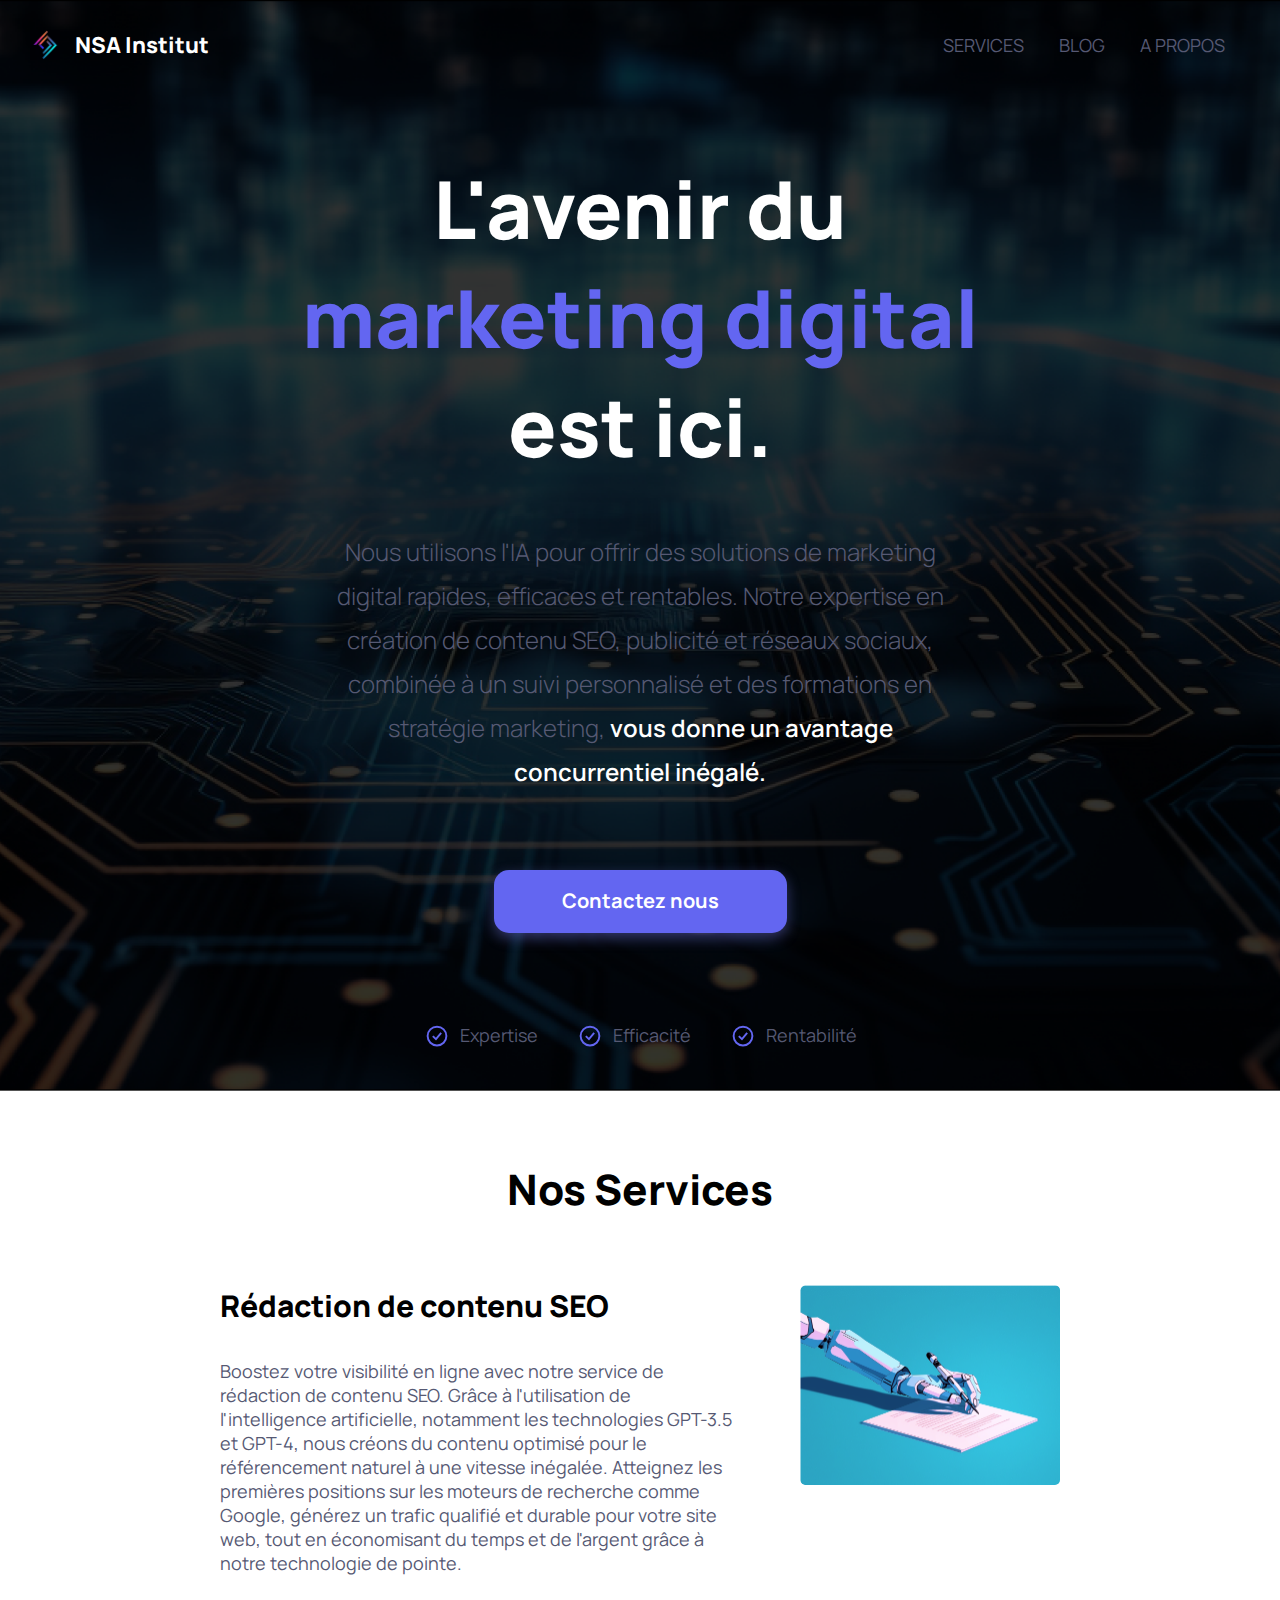
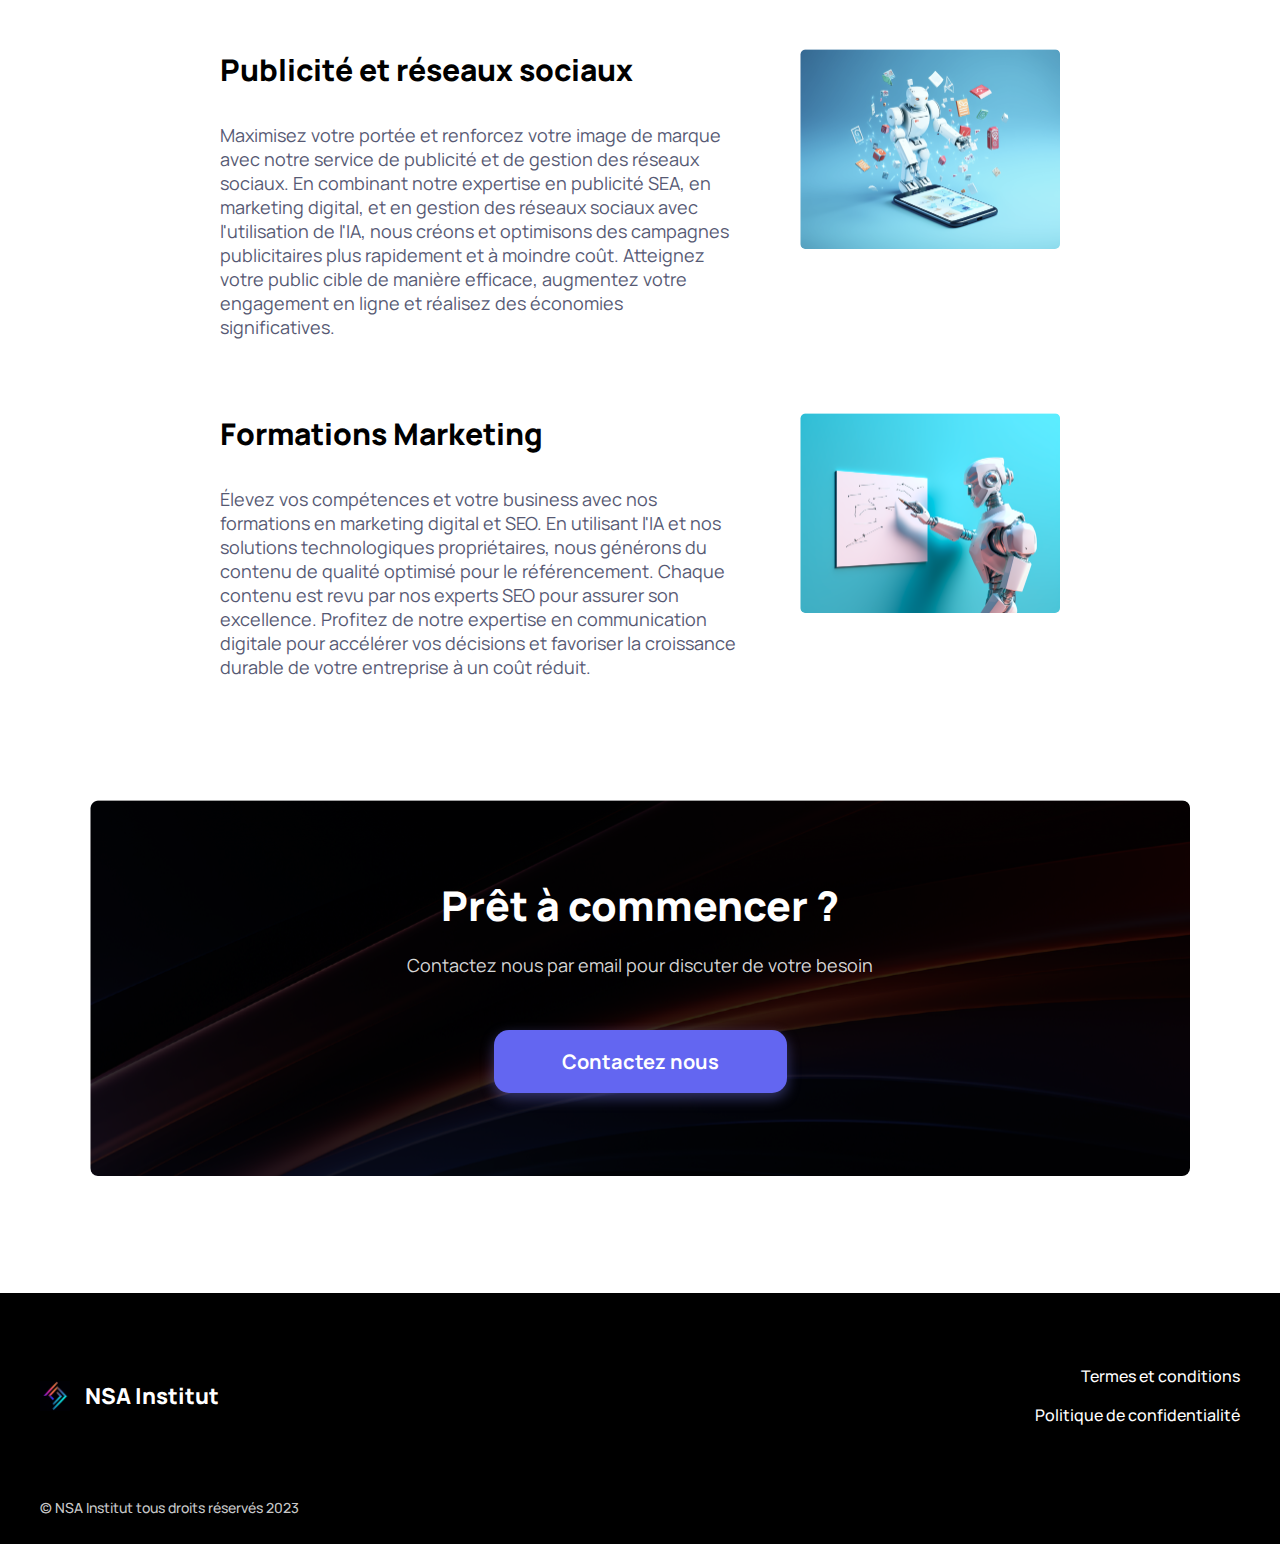
<file: index.html>
<!DOCTYPE html>
<html>
  <head>
    <meta charset="utf-8" />
    <meta name="viewport" content="initial-scale=1, width=device-width" />
    <title>NSA: Agence de marketing digital</title>
    <meta name="description" content="Nous utilisons l'IA pour offrir des solutions de marketing digital rapides,
    efficaces et rentables, pour vous donner un avantage concurrentiel inégalé">
    <link rel="stylesheet" href="./global.css" />
    <link rel="stylesheet" href="./index.css" />
    <script src="content.js"></script>
    <link
      rel="stylesheet"
      href="https://fonts.googleapis.com/css2?family=Manrope:wght@300;400;500;600;700;800&display=swap"
    />
  </head>
  <body>
      <div class="headingframe">
        <div id="header"></div>
        <div class="headingcontent">
          <h1 class="titre">
            <span>L'avenir du</span><br>
            <span class="couleur-accent">marketing digital</span><br>
            <span>est ici.</span><br>
          </h1>
          <div class="sous-titre">
            <span class="texte-accroche">
              Nous utilisons l'IA pour offrir des solutions de marketing digital rapides,
              efficaces et rentables. Notre expertise en création de contenu SEO, publicité et réseaux sociaux, combinée à un suivi personnalisé et des formations en stratégie marketing,
            </span>
            <span class="texte-accroche-gras">
              vous donne un avantage concurrentiel inégalé.
            </span>
          </div>
          <div class="button-frame">
            <button class="boutoncontact">
              <b class="contactez-nous"><a href="mailto:skouassinquessan@gmail.com" style="text-decoration: none;color: white;">Contactez nous</a></b>
            </button>
          </div>
        </div>
        <div class="details">
          <div class="detail">
            <img class="check-icon" alt="" src="./public/check.svg" />

            <div class="avantage">Expertise</div>
          </div>
          <div class="detail">
            <img class="check-icon" alt="" src="./public/check.svg" />

            <div class="avantage">Efficacité</div>
          </div>
          <div class="detail">
            <img class="check-icon" alt="" src="./public/check.svg" />

            <div class="avantage">Rentabilité</div>
          </div>
        </div>
      </div>
      <div class="conteneur-services" id="services">
        <h2 class="titre-services">Nos Services</h2>
        <div class="service">
          <div class="titre-et-texte-service">
            <h3 class="titre-service">Rédaction de contenu SEO</h3>
            <div class="texte-service">
              Boostez votre visibilité en ligne avec notre service de rédaction de contenu SEO.
              Grâce à l'utilisation de l'intelligence artificielle, notamment les technologies GPT-3.5 et GPT-4,
              nous créons du contenu optimisé pour le référencement naturel à une vitesse inégalée.
              Atteignez les premières positions sur les moteurs de recherche comme Google,
              générez un trafic qualifié et durable pour votre site web,
              tout en économisant du temps et de l'argent grâce à notre technologie de pointe.
            </div>
          </div>
          <img
            class="image-service"
            alt=""
            src="./public/service1@2x.png"
          />
        </div>
        <div class="service">
          <div class="titre-et-texte-service">
            <h3 class="titre-service">Publicité et réseaux sociaux</h3>
            <div class="texte-service">
              Maximisez votre portée et renforcez votre image de marque avec notre service de publicité et de gestion des réseaux sociaux.
              En combinant notre expertise en publicité SEA, en marketing digital,
              et en gestion des réseaux sociaux avec l'utilisation de l'IA,
              nous créons et optimisons des campagnes publicitaires plus rapidement et à moindre coût.
              Atteignez votre public cible de manière efficace,
              augmentez votre engagement en ligne et réalisez des économies significatives.
            </div>
          </div>
          <img
            class="image-service"
            alt=""
            src="./public/service2@2x.png"
          />
        </div>
        <div class="service">
          <div class="titre-et-texte-service">
            <h3 class="titre-service">Formations Marketing</h3>
            <div class="texte-service">
              Élevez vos compétences et votre business avec nos formations en marketing digital et SEO.
              En utilisant l'IA et nos solutions technologiques propriétaires,
              nous générons du contenu de qualité optimisé pour le référencement.
              Chaque contenu est revu par nos experts SEO pour assurer son excellence.
              Profitez de notre expertise en communication digitale pour accélérer vos décisions et favoriser la croissance durable de votre entreprise à un coût réduit.
            </div>
          </div>
          <img
            class="image-service"
            alt=""
            src="./public/service3@2x.png"
          />
        </div>
      </div>
      <div class="contactus">
        <div class="contactusframe">
          <h2 class="titre-contact">Prêt à commencer ?</h2>
          <div class="text-contact">
            Contactez nous par email pour discuter de votre besoin
          </div>
          <div class="button-frame">
            <button class="boutoncontact">
              <a href="mailto:skouassinquessan@gmail.com" style="text-decoration: none;color: white;"> <b class="contactez-nous">Contactez nous</b></a>

            </button>
          </div>
        </div>
      </div>
      <div class="space"></div>
      <div id="footer"></div>
  </body>
</html>
<!-- Créé par Samuel N'guessan - Utilisation interdite dans une autre formation -->
</file>
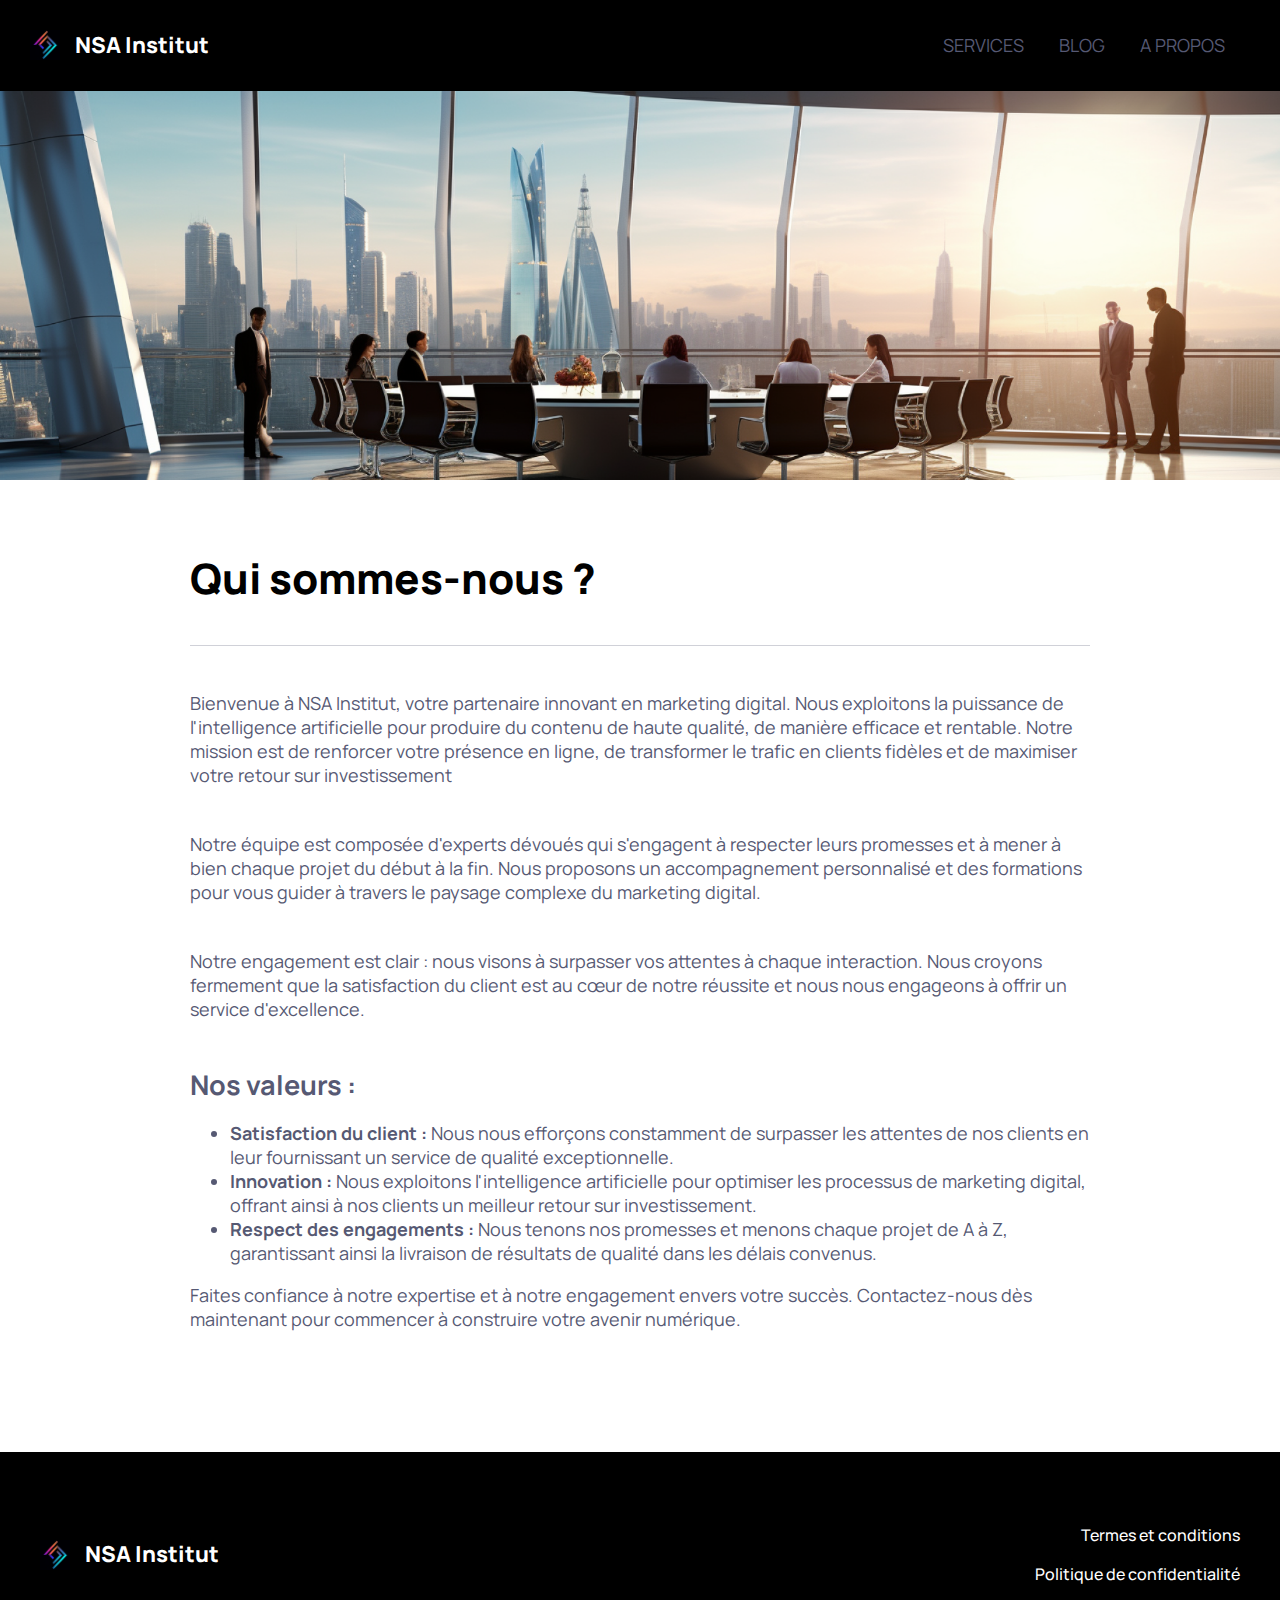
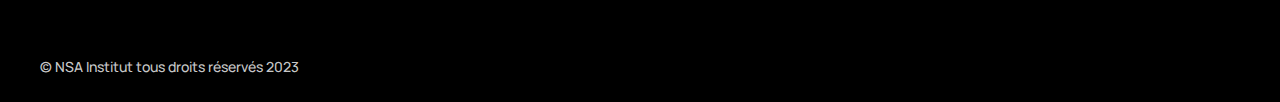
<file: a-propos.html>
<!DOCTYPE html>
<html>
  <head>
    <meta charset="utf-8" />
    <meta name="viewport" content="initial-scale=1, width=device-width" />
    <title>A propos de NSA</title>
    <meta name="description" content="">
    <link rel="stylesheet" href="./global.css" />
    <link rel="stylesheet" href="./a-propos.css" />
    <script src="content.js"></script>
    <link
      rel="stylesheet"
      href="https://fonts.googleapis.com/css2?family=Manrope:wght@300;400;500;600;700;800&display=swap"
    />
  </head>
  <body>
      <div class="header-and-frame">
        <div class="headingframe1">
          <div id="header"></div>
        </div>
        <img class="banniere-a-propos" alt="" src="./public/imageabout@2x.png" />
      </div>

      <div class="contenaire-a-propos">
        <h1 class="titre-a-propos">Qui sommes-nous ?</h1>
        <div class="ligne-separation"></div>
        <div class="contenu-a-propos">
              <p> 
 	
              Bienvenue à NSA Institut, votre partenaire innovant en marketing digital.
              Nous exploitons la puissance de l'intelligence artificielle pour produire du contenu de haute qualité,
              de manière efficace et rentable. Notre mission est de renforcer votre présence en ligne,
              de transformer le trafic en clients fidèles et de maximiser votre retour sur investissement</p>
              <p>Notre équipe est composée d'experts dévoués qui s'engagent à respecter leurs promesses et à mener à bien chaque projet du début à la fin.
              Nous proposons un accompagnement personnalisé et des formations pour vous guider à travers le paysage complexe du marketing digital.</p>
              <p>Notre engagement est clair : nous visons à surpasser vos attentes à chaque interaction.
              Nous croyons fermement que la satisfaction du client est au cœur de notre réussite et nous nous engageons à offrir un service d'excellence.</p>
              <h2>Nos valeurs :</h2>

              <ul>
                  <li><strong>Satisfaction du client :</strong> Nous nous efforçons 
                  constamment de surpasser les attentes de nos clients en leur fournissant un 
                  service de qualité exceptionnelle.</li>
                  <li><strong>Innovation :</strong> Nous exploitons l'intelligence artificielle 
                  pour optimiser les processus de marketing digital, offrant ainsi à nos clients
                   un meilleur retour sur investissement.</li>
                  <li><strong>Respect des engagements :</strong> Nous tenons nos promesses et menons
                  chaque projet de A à Z, garantissant ainsi la livraison de résultats de qualité 
                  dans les délais convenus.</li>
              </ul>  
                <p>Faites confiance à notre expertise et à notre engagement envers votre succès.
                   Contactez-nous dès maintenant pour commencer à construire votre avenir numérique. 
                   </p>         
        </div>
      </div>
      <div id="footer"></div>
  </body>
</html>
<!-- Créé par Samuel N'guessan - Utilisation interdite dans une autre formation -->
</file>
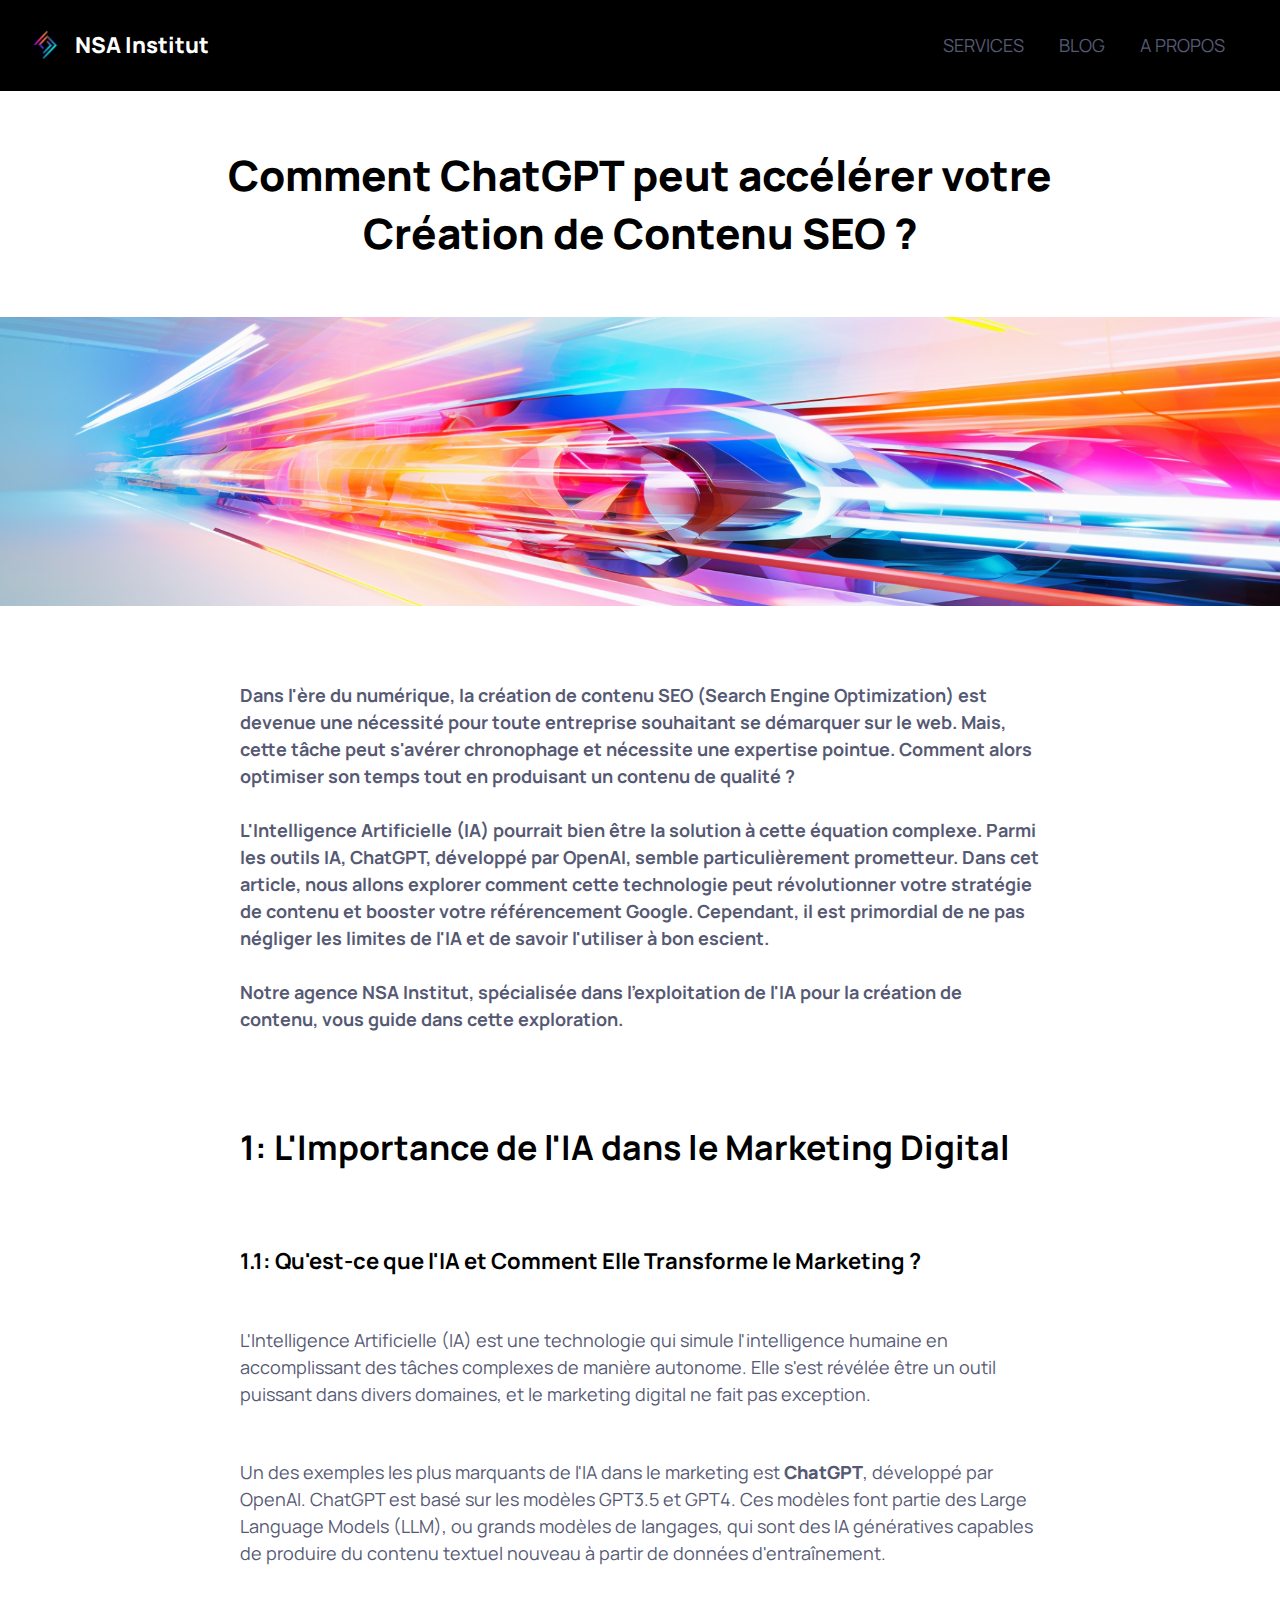
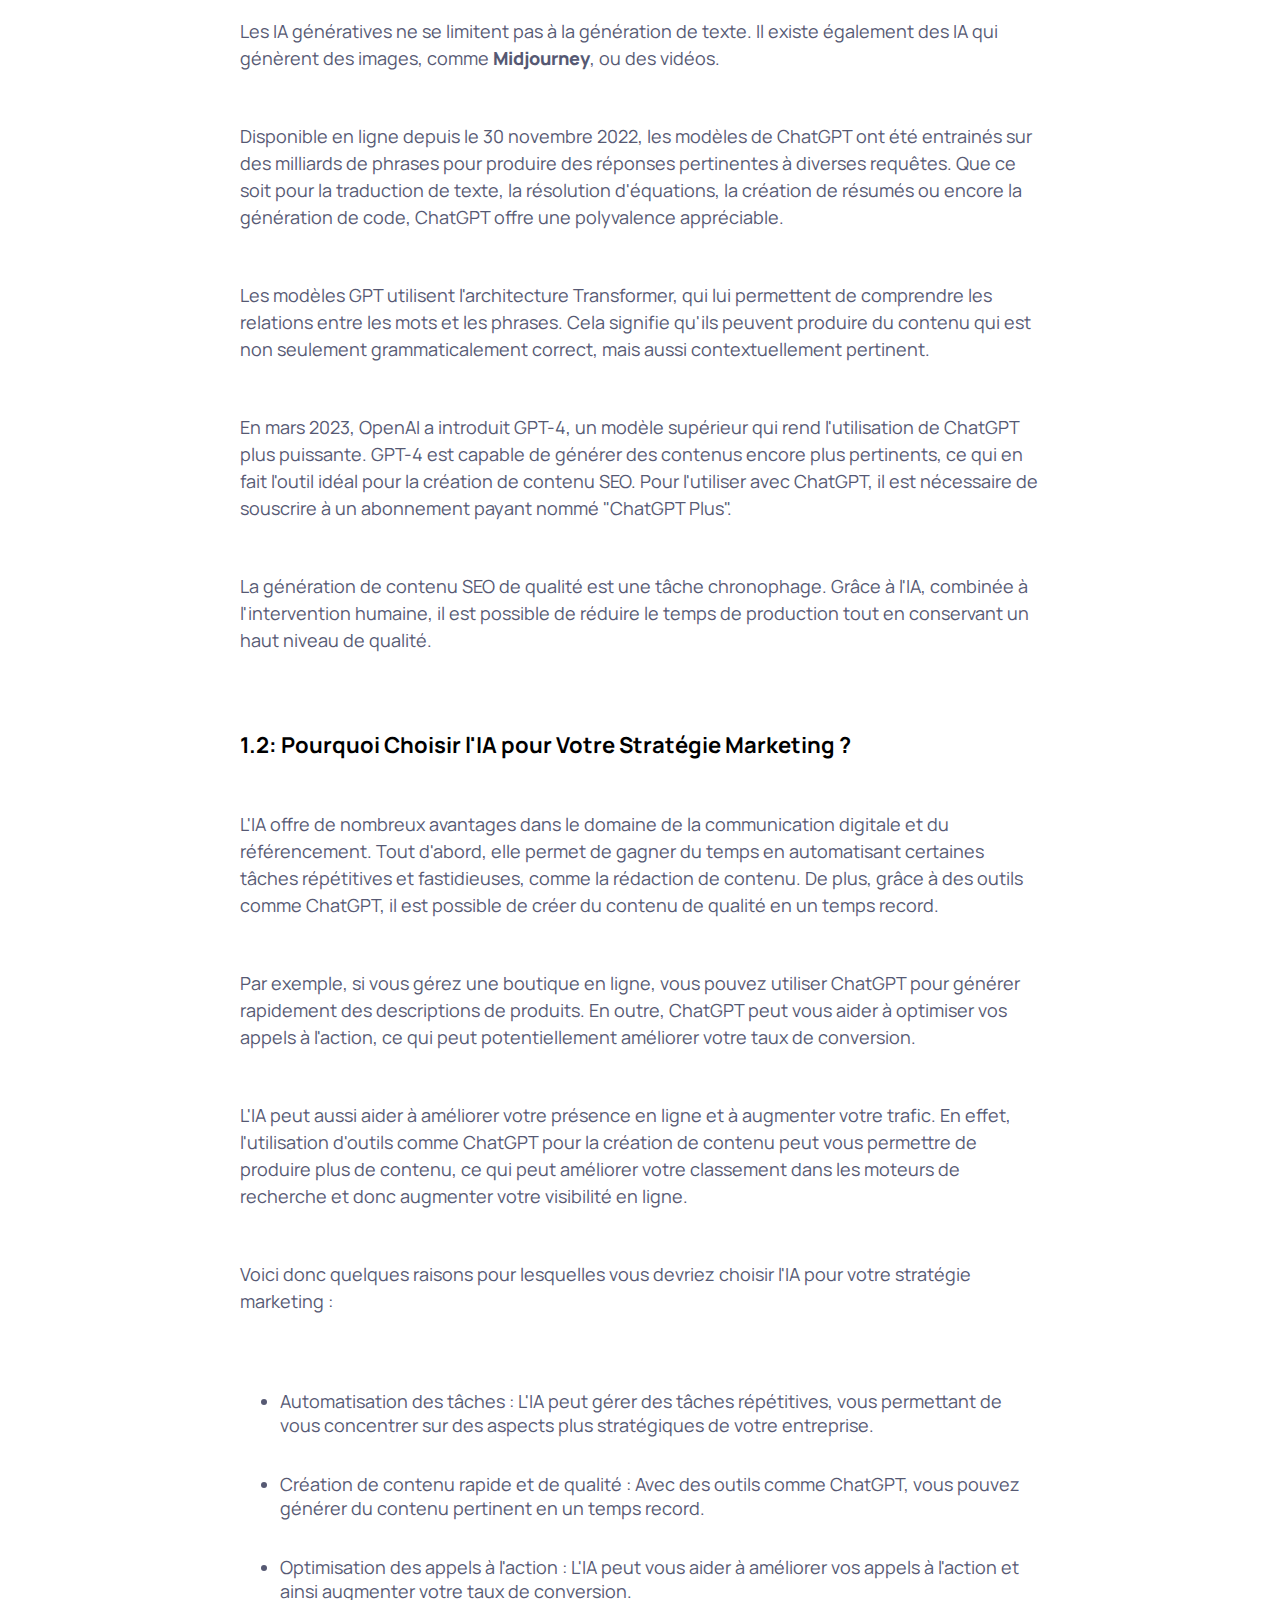
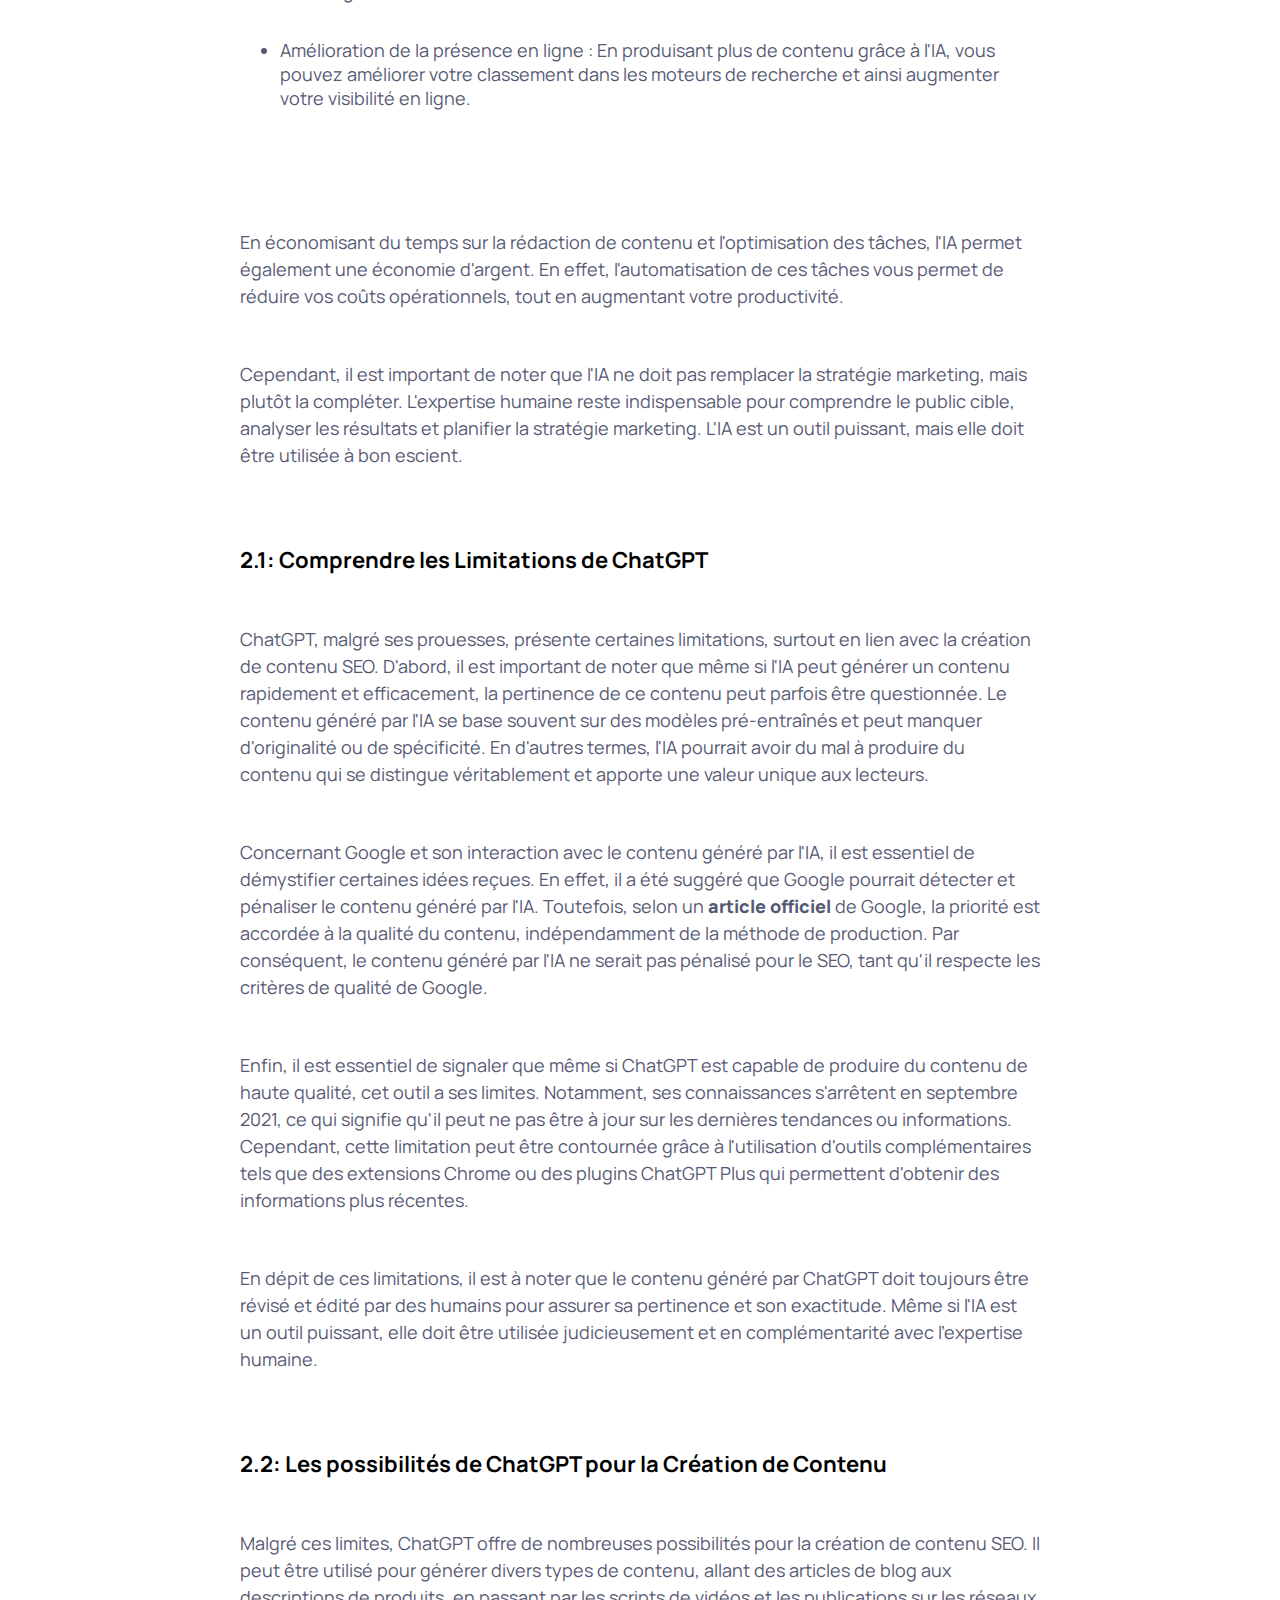
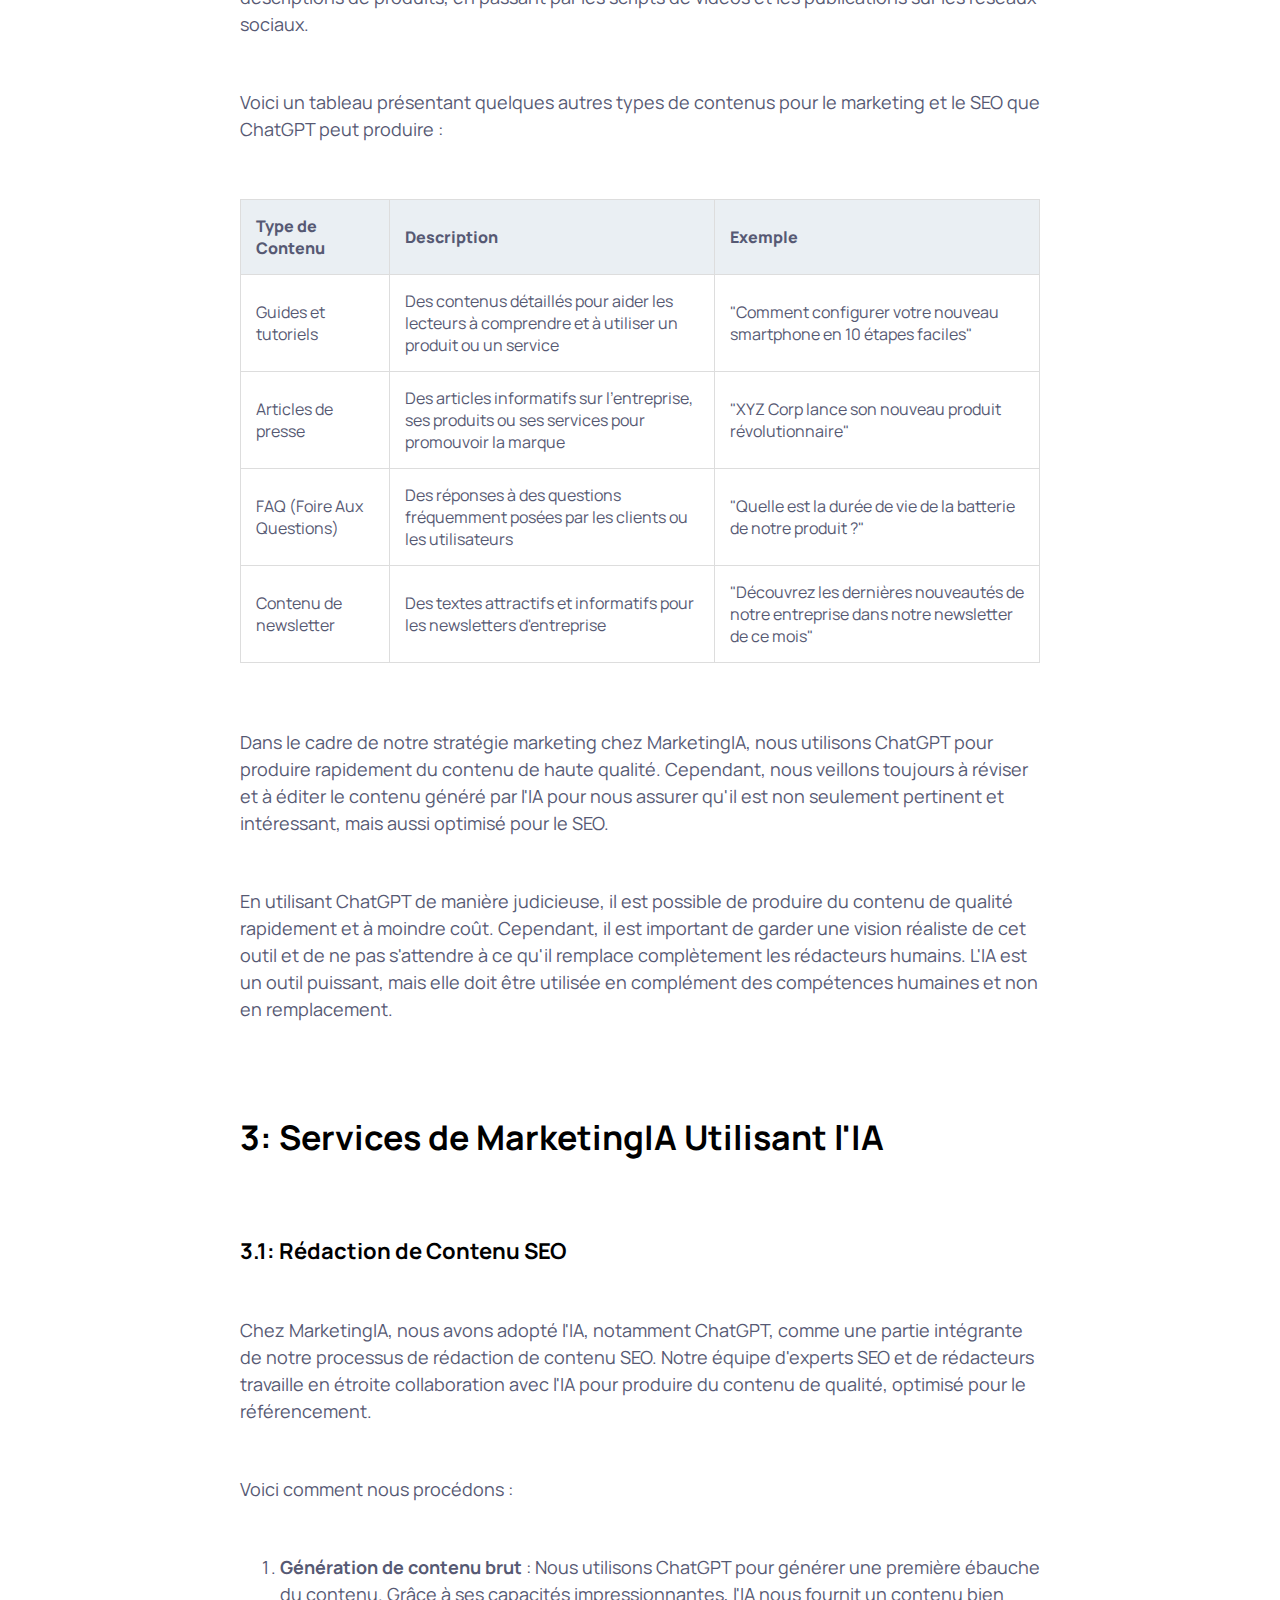
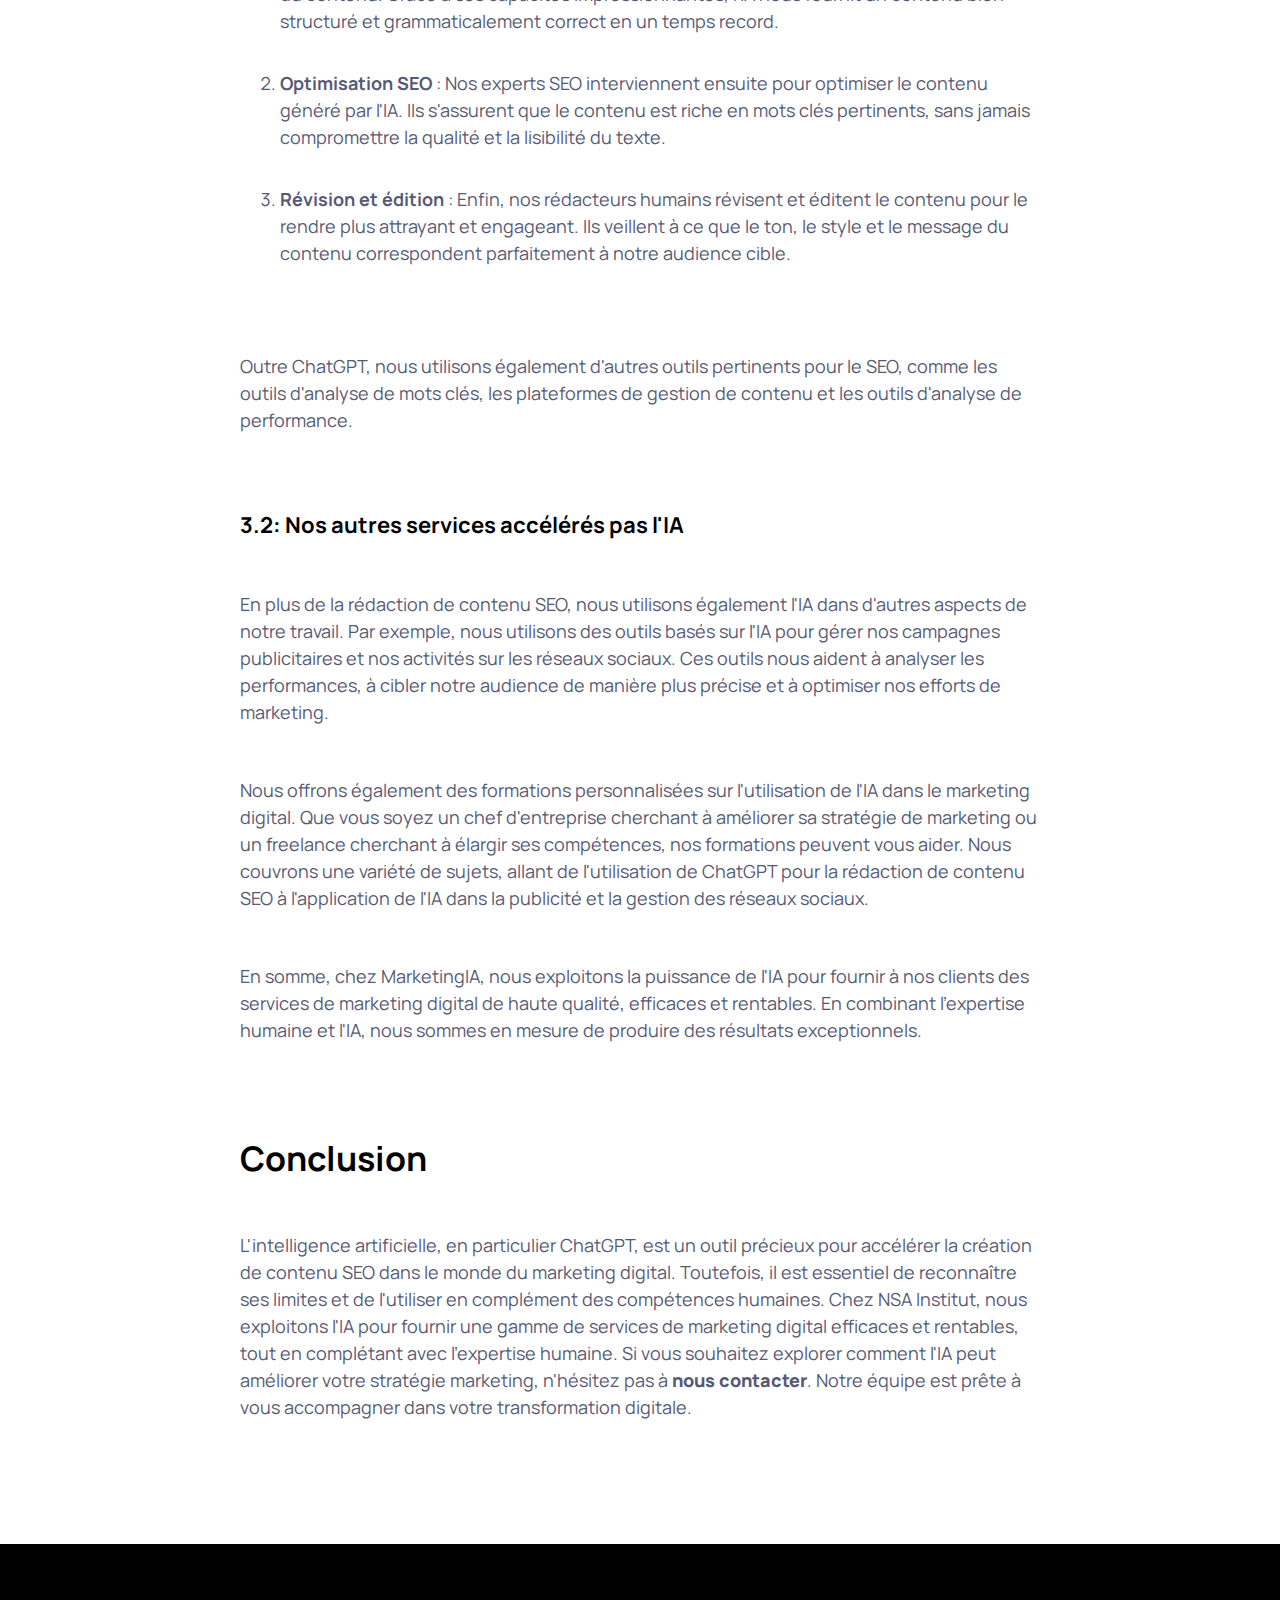
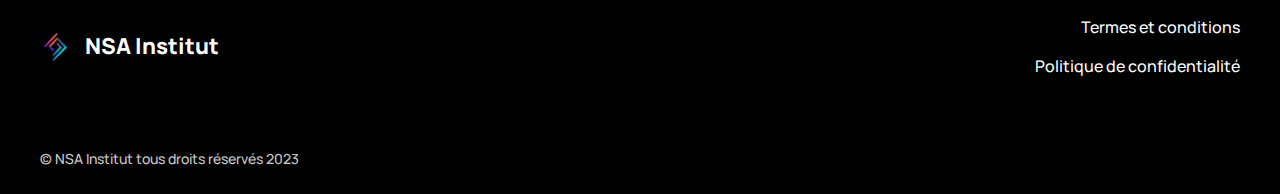
<file: article.html>
<!DOCTYPE html>
<html>
  <head>
    <meta charset="utf-8" />
    <meta name="viewport" content="initial-scale=1, width=device-width" />
    <title>Comment ChatGPT peut accélérer votre Création de Contenu SEO ?</title>
    <meta name="description" content="ChatGPT, combiné à une stratégie SEO pointue et à l'intervention humaine, peut révolutionner votre création de contenu. L'IA,
     malgré ses limites, offre des possibilités incroyables pour le marketing digital.">
    <link rel="stylesheet" href="./global.css" />
    <link rel="stylesheet" href="./article.css" />
    <base target="_blank">
    <script src="content.js"></script>
    <link
      rel="stylesheet"
      href="https://fonts.googleapis.com/css2?family=Manrope:wght@300;400;500;600;700;800&display=swap"
    />

    <script type="application/ld+json">
      {
        "@context": "https://schema.org",
        "@type": "FAQPage",
        "mainEntity": [
          {
            "@type": "Question",
            "name": "Qu'est-ce que le contenu SEO ?",
            "acceptedAnswer": {
              "@type": "Answer",
              "text": "Le contenu SEO (Search Engine Optimization) est du contenu optimisé pour les moteurs de recherche afin d'améliorer la visibilité d'un site web sur ces plateformes."
            }
          },
          {
            "@type": "Question",
            "name": "Comment l'Intelligence Artificielle peut-elle aider dans la création de contenu SEO ?",
            "acceptedAnswer": {
              "@type": "Answer",
              "text": "L'IA, comme ChatGPT, peut générer rapidement du contenu bien structuré et grammaticalement correct, ce qui permet de gagner du temps et d'obtenir un contenu de qualité."
            }
          },
          {
            "@type": "Question",
            "name": "Qu'est-ce que ChatGPT ?",
            "acceptedAnswer": {
              "@type": "Answer",
              "text": "ChatGPT est un outil développé par OpenAI basé sur les modèles GPT3.5 et GPT4. Ces modèles sont des IA génératives capables de produire du contenu textuel nouveau à partir de données d'entraînement."
            }
          },
          {
            "@type": "Question",
            "name": "Quels sont les avantages de l'IA dans le marketing digital ?",
            "acceptedAnswer": {
              "@type": "Answer",
              "text": "L'IA permet d'automatiser des tâches répétitives, de générer du contenu rapidement, d'optimiser les appels à l'action, et d'améliorer la présence en ligne."
            }
          },
          {
            "@type": "Question",
            "name": "ChatGPT a-t-il des limitations ?",
            "acceptedAnswer": {
              "@type": "Answer",
              "text": "Oui, bien que ChatGPT puisse produire du contenu rapidement, il peut manquer d'originalité ou de spécificité. De plus, ses connaissances s'arrêtent en septembre 2021, ce qui peut le rendre obsolète sur certaines informations."
            }
          },
          {
            "@type": "Question",
            "name": "Google pénalise-t-il le contenu généré par l'IA ?",
            "acceptedAnswer": {
              "@type": "Answer",
              "text": "Non, selon un article officiel de Google, la priorité est accordée à la qualité du contenu, indépendamment de la méthode de production."
            }
          },
          {
            "@type": "Question",
            "name": "Quels types de contenus peuvent être générés par ChatGPT ?",
            "acceptedAnswer": {
              "@type": "Answer",
              "text": "ChatGPT peut produire divers types de contenus comme des articles de blog, des descriptions de produits, des scripts de vidéos, des publications sur les réseaux sociaux, des guides, des articles de presse, des FAQ, et du contenu de newsletter."
            }
          },
          {
            "@type": "Question",
            "name": "L'IA peut-elle remplacer complètement les rédacteurs humains ?",
            "acceptedAnswer": {
              "@type": "Answer",
              "text": "Non, même si l'IA est un outil puissant, elle doit être utilisée en complément des compétences humaines et non en remplacement."
            }
          }
        ]
      }      
    </script>

  </head>
  <body>
      <div class="headingframe2">
        <div id="header"></div>
      </div>
      <div class="titre1">
        <h1 class="titre-article">
          Comment ChatGPT peut accélérer votre Création de Contenu SEO ?
        </h1>
      </div>
      <img
        class="banniere-article"
        alt=""
        src="./public/imagearticle@2x.png"
      />

      <div class="contenu">
        <p><b>Dans l&#39;ère du numérique, la création de contenu SEO (Search Engine Optimization) est devenue une nécessité pour toute entreprise souhaitant se démarquer sur le web. Mais, cette tâche peut s&#39;avérer chronophage et nécessite une expertise pointue. Comment alors optimiser son temps tout en produisant un contenu de qualité ?<br><br> L&#39;Intelligence Artificielle (IA) pourrait bien être la solution à cette équation complexe. Parmi les outils IA, ChatGPT, développé par OpenAI,
        semble particulièrement prometteur. Dans cet article, nous allons explorer comment cette technologie peut révolutionner votre stratégie de contenu et booster votre référencement Google. Cependant, il est primordial de ne pas négliger les limites de l&#39;IA et de savoir l&#39;utiliser à bon escient.<br><br> Notre agence NSA Institut, spécialisée dans l&#39;exploitation de l&#39;IA pour la création de contenu, vous guide dans cette exploration.</b></p>
        <h2 id="section-1-l-importance-de-l-ia-dans-le-marketing-digital">1: L&#39;Importance de l&#39;IA dans le Marketing Digital</h2>
        <h3 id="sous-section-1-1-qu-est-ce-que-l-ia-et-comment-elle-transforme-le-marketing-">1.1: Qu&#39;est-ce que l&#39;IA et Comment Elle Transforme le Marketing ?</h3>
        <p>L&#39;Intelligence Artificielle (IA) est une technologie qui simule l&#39;intelligence humaine en accomplissant des tâches complexes de manière autonome. Elle s&#39;est révélée être un outil puissant dans divers domaines, et le marketing digital ne fait pas exception. </p>
        <p>Un des exemples les plus marquants de l&#39;IA dans le marketing est <a href="https://openai.com">ChatGPT</a>, développé par OpenAI. ChatGPT est basé sur les modèles GPT3.5 et GPT4. Ces modèles font partie des Large Language Models (LLM), ou grands modèles de langages, qui sont des IA génératives capables de produire du contenu textuel nouveau à partir de données d&#39;entraînement.</p>
        <p>Les IA génératives ne se limitent pas à la génération de texte. Il existe également des IA qui génèrent des images, comme <a href="https://www.midjourney.com">Midjourney</a>, ou des vidéos.</p>
        <p>Disponible en ligne depuis le 30 novembre 2022, les modèles de ChatGPT ont été entrainés sur des milliards de phrases pour produire des réponses pertinentes à diverses requêtes. Que ce soit pour la traduction de texte, la résolution d&#39;équations, la création de résumés ou encore la génération de code, ChatGPT offre une polyvalence appréciable.</p>
        <p>Les modèles GPT utilisent l&#39;architecture Transformer, qui lui permettent de comprendre les relations entre les mots et les phrases. Cela signifie qu&#39;ils peuvent produire du contenu qui est non seulement grammaticalement correct, mais aussi contextuellement pertinent. </p>
        <p>En mars 2023, OpenAI a introduit GPT-4, un modèle supérieur qui rend l&#39;utilisation de ChatGPT plus puissante. GPT-4 est capable de générer des contenus encore plus pertinents, ce qui en fait l&#39;outil idéal pour la création de contenu SEO. Pour l&#39;utiliser avec ChatGPT, il est nécessaire de souscrire à un abonnement payant nommé &quot;ChatGPT Plus&quot;.</p>
        <p>La génération de contenu SEO de qualité est une tâche chronophage. Grâce à l&#39;IA, combinée à l&#39;intervention humaine, il est possible de réduire le temps de production tout en conservant un haut niveau de qualité.</p>
        <h3 id="sous-section-1-2-pourquoi-choisir-l-ia-pour-votre-strat-gie-marketing-">1.2: Pourquoi Choisir l&#39;IA pour Votre Stratégie Marketing ?</h3>
        <p>L&#39;IA offre de nombreux avantages dans le domaine de la communication digitale et du référencement. Tout d&#39;abord, elle permet de gagner du temps en automatisant certaines tâches répétitives et fastidieuses, comme la rédaction de contenu. De plus, grâce à des outils comme ChatGPT, il est possible de créer du contenu de qualité en un temps record.</p>
        <p>Par exemple, si vous gérez une boutique en ligne, vous pouvez utiliser ChatGPT pour générer rapidement des descriptions de produits. En outre, ChatGPT peut vous aider à optimiser vos appels à l&#39;action, ce qui peut potentiellement améliorer votre taux de conversion.</p>
        <p>L&#39;IA peut aussi aider à améliorer votre présence en ligne et à augmenter votre trafic. En effet, l&#39;utilisation d&#39;outils comme ChatGPT pour la création de contenu peut vous permettre de produire plus de contenu, ce qui peut améliorer votre classement dans les moteurs de recherche et donc augmenter votre visibilité en ligne.</p>
        <p>Voici donc quelques raisons pour lesquelles vous devriez choisir l&#39;IA pour votre stratégie marketing :</p>
        <ul>
        <li>Automatisation des tâches : L&#39;IA peut gérer des tâches répétitives, vous permettant de vous concentrer sur des aspects plus stratégiques de votre entreprise.</li>
        <li>Création de contenu rapide et de qualité : Avec des outils comme ChatGPT, vous pouvez générer du contenu pertinent en un temps record.</li>
        <li>Optimisation des appels à l&#39;action : L&#39;IA peut vous aider à améliorer vos appels à l&#39;action et ainsi augmenter votre taux de conversion.</li>
        <li>Amélioration de la présence en ligne : En produisant plus de contenu grâce à l&#39;IA, vous pouvez améliorer votre classement dans les moteurs de recherche et ainsi augmenter votre visibilité en ligne.</li>
        </ul>
        <p>En économisant du temps sur la rédaction de contenu et l&#39;optimisation des tâches, l&#39;IA permet également une économie d&#39;argent. En effet, l&#39;automatisation de ces tâches vous permet de réduire vos coûts opérationnels, tout en augmentant votre productivité.</p>
        <p>Cependant, il est important de noter que l&#39;IA ne doit pas remplacer la stratégie marketing, mais plutôt la compléter. L&#39;expertise humaine reste indispensable pour comprendre le public cible, analyser les résultats et planifier la stratégie marketing. L&#39;IA est un outil puissant, mais elle doit être utilisée à bon escient.</p>
        <h3 id="sous-section-2-1-comprendre-les-limitations-de-chatgpt">2.1: Comprendre les Limitations de ChatGPT</h3>
        <p>ChatGPT, malgré ses prouesses, présente certaines limitations, surtout en lien avec la création de contenu SEO. D&#39;abord, il est important de noter que même si l&#39;IA peut générer un contenu rapidement et efficacement, la pertinence de ce contenu peut parfois être questionnée. Le contenu généré par l&#39;IA se base souvent sur des modèles pré-entraînés et peut manquer d&#39;originalité ou de spécificité. En d&#39;autres termes, l&#39;IA pourrait avoir du mal à produire du contenu qui se distingue véritablement et apporte une valeur unique aux lecteurs.</p>
        <p>Concernant Google et son interaction avec le contenu généré par l&#39;IA, il est essentiel de démystifier certaines idées reçues. En effet, il a été suggéré que Google pourrait détecter et pénaliser le contenu généré par l&#39;IA. Toutefois, selon un <a href="https://developers.google.com/search/blog/2023/02/google-search-and-ai-content">article officiel</a> de Google, la priorité est accordée à la qualité du contenu, indépendamment de la méthode de production. Par conséquent, le contenu généré par l&#39;IA ne serait pas pénalisé pour le SEO, tant qu&#39;il respecte les critères de qualité de Google.</p>
        <p>Enfin, il est essentiel de signaler que même si ChatGPT est capable de produire du contenu de haute qualité, cet outil a ses limites. Notamment, ses connaissances s&#39;arrêtent en septembre 2021, ce qui signifie qu&#39;il peut ne pas être à jour sur les dernières tendances ou informations. Cependant, cette limitation peut être contournée grâce à l&#39;utilisation d&#39;outils complémentaires tels que des extensions Chrome ou des plugins ChatGPT Plus qui permettent d&#39;obtenir des informations plus récentes.</p>
        <p>En dépit de ces limitations, il est à noter que le contenu généré par ChatGPT doit toujours être révisé et édité par des humains pour assurer sa pertinence et son exactitude. Même si l&#39;IA est un outil puissant, elle doit être utilisée judicieusement et en complémentarité avec l&#39;expertise humaine.</p>
        <h3 id="sous-section-2-2-les-possibilit-s-de-chatgpt-pour-la-cr-ation-de-contenu">2.2: Les possibilités de ChatGPT pour la Création de Contenu</h3>
        <p>Malgré ces limites, ChatGPT offre de nombreuses possibilités pour la création de contenu SEO. Il peut être utilisé pour générer divers types de contenu, allant des articles de blog aux descriptions de produits, en passant par les scripts de vidéos et les publications sur les réseaux sociaux. </p>
        <p>Voici un tableau présentant quelques autres types de contenus pour le marketing et le SEO que ChatGPT peut produire :</p>
        <table>
        <thead>
        <tr>
        <th>Type de Contenu</th>
        <th>Description</th>
        <th>Exemple</th>
        </tr>
        </thead>
        <tbody>
        <tr>
        <td>Guides et tutoriels</td>
        <td>Des contenus détaillés pour aider les lecteurs à comprendre et à utiliser un produit ou un service</td>
        <td>&quot;Comment configurer votre nouveau smartphone en 10 étapes faciles&quot;</td>
        </tr>
        <tr>
        <td>Articles de presse</td>
        <td>Des articles informatifs sur l&#39;entreprise, ses produits ou ses services pour promouvoir la marque</td>
        <td>&quot;XYZ Corp lance son nouveau produit révolutionnaire&quot;</td>
        </tr>
        <tr>
        <td>FAQ (Foire Aux Questions)</td>
        <td>Des réponses à des questions fréquemment posées par les clients ou les utilisateurs</td>
        <td>&quot;Quelle est la durée de vie de la batterie de notre produit ?&quot;</td>
        </tr>
        <tr>
        <td>Contenu de newsletter</td>
        <td>Des textes attractifs et informatifs pour les newsletters d&#39;entreprise</td>
        <td>&quot;Découvrez les dernières nouveautés de notre entreprise dans notre newsletter de ce mois&quot;</td>
        </tr>
        </tbody>
        </table>
        <p>Dans le cadre de notre stratégie marketing chez MarketingIA, nous utilisons ChatGPT pour produire rapidement du contenu de haute qualité. Cependant, nous veillons toujours à réviser et à éditer le contenu généré par l&#39;IA pour nous assurer qu&#39;il est non seulement pertinent et intéressant, mais aussi optimisé pour le SEO. </p>
        <p>En utilisant ChatGPT de manière judicieuse, il est possible de produire du contenu de qualité rapidement et à moindre coût. Cependant, il est important de garder une vision réaliste de cet outil et de ne pas s&#39;attendre à ce qu&#39;il remplace complètement les rédacteurs humains. L&#39;IA est un outil puissant, mais elle doit être utilisée en complément des compétences humaines et non en remplacement. </p>
        <h2 id="section-3-services-de-marketingia-utilisant-l-ia">3: Services de MarketingIA Utilisant l&#39;IA</h2>
        <h3 id="sous-section-3-1-r-daction-de-contenu-seo">3.1: Rédaction de Contenu SEO</h3>
        <p>Chez MarketingIA, nous avons adopté l&#39;IA, notamment ChatGPT, comme une partie intégrante de notre processus de rédaction de contenu SEO. Notre équipe d&#39;experts SEO et de rédacteurs travaille en étroite collaboration avec l&#39;IA pour produire du contenu de qualité, optimisé pour le référencement.</p>
        <p>Voici comment nous procédons :</p>
        <ol>
        <li><p><strong>Génération de contenu brut</strong> : Nous utilisons ChatGPT pour générer une première ébauche du contenu. Grâce à ses capacités impressionnantes, l&#39;IA nous fournit un contenu bien structuré et grammaticalement correct en un temps record.</p>
        </li>
        <li><p><strong>Optimisation SEO</strong> : Nos experts SEO interviennent ensuite pour optimiser le contenu généré par l&#39;IA. Ils s&#39;assurent que le contenu est riche en mots clés pertinents, sans jamais compromettre la qualité et la lisibilité du texte.</p>
        </li>
        <li><p><strong>Révision et édition</strong> : Enfin, nos rédacteurs humains révisent et éditent le contenu pour le rendre plus attrayant et engageant. Ils veillent à ce que le ton, le style et le message du contenu correspondent parfaitement à notre audience cible.</p>
        </li>
        </ol>
        <p>Outre ChatGPT, nous utilisons également d&#39;autres outils pertinents pour le SEO, comme les outils d&#39;analyse de mots clés, les plateformes de gestion de contenu et les outils d&#39;analyse de performance.</p>
        <h3 id="sous-section-3-2-nos-autres-services-acc-l-r-s-pas-l-ia">3.2: Nos autres services accélérés pas l&#39;IA</h3>
        <p>En plus de la rédaction de contenu SEO, nous utilisons également l&#39;IA dans d&#39;autres aspects de notre travail. Par exemple, nous utilisons des outils basés sur l&#39;IA pour gérer nos campagnes publicitaires et nos activités sur les réseaux sociaux. Ces outils nous aident à analyser les performances, à cibler notre audience de manière plus précise et à optimiser nos efforts de marketing.</p>
        <p>Nous offrons également des formations personnalisées sur l&#39;utilisation de l&#39;IA dans le marketing digital. Que vous soyez un chef d&#39;entreprise cherchant à améliorer sa stratégie de marketing ou un freelance cherchant à élargir ses compétences, nos formations peuvent vous aider. Nous couvrons une variété de sujets, allant de l&#39;utilisation de ChatGPT pour la rédaction de contenu SEO à l&#39;application de l&#39;IA dans la publicité et la gestion des réseaux sociaux.</p>
        <p>En somme, chez MarketingIA, nous exploitons la puissance de l&#39;IA pour fournir à nos clients des services de marketing digital de haute qualité, efficaces et rentables. En combinant l&#39;expertise humaine et l&#39;IA, nous sommes en mesure de produire des résultats exceptionnels.</p>
        <h2 id="conclusion">Conclusion</h2>
        <p>L&#39;intelligence artificielle, en particulier ChatGPT, est un outil précieux pour accélérer la création de contenu SEO dans le monde du marketing digital. Toutefois, il est essentiel de reconnaître ses limites et de l&#39;utiliser en complément des compétences humaines. Chez NSA Institut, nous exploitons l&#39;IA pour fournir une gamme de services de marketing digital efficaces et rentables, tout en complétant avec l&#39;expertise humaine. Si vous souhaitez explorer comment l&#39;IA peut améliorer votre stratégie marketing, n&#39;hésitez pas à <a href="mailto:skouassinquessan@gmail.com">nous contacter</a>. Notre équipe est prête à vous accompagner dans votre transformation digitale.</p>
        
      </div>
      <div class="space"></div>
      <div id="footer"></div>
  </body>
</html>
<!-- Créé par Samuel N'guessan - Utilisation interdite dans une autre formation -->
</file>
<file: global.css>
/* Créé par Jonathan Roux - Utilisation interdite dans une autre formation */

body {
  margin: 0;
  line-height: normal;
  display: flex;
  flex-direction: column;
  position: relative;
  background-color: var(--color-white);
  width: 100%;
  overflow-x: hidden;
  align-items: center;
  justify-content: flex-start;
  gap: var(--gap-mini);
  text-align: left;
  font-size: var(--font-size-3xl);
  color: var(--color-white);
  font-family: var(--font-manrope);
}

:root {

  /* Paramètres */
  --nom-marque: 'NSA Institut';
  --taille-logo: 30px;
  --fichier-logo: url("./public/logo@2x.png");

  /* fonts */
  --font-manrope: Manrope;

  /* font sizes */
  --font-size-sm: 14px;
  --font-size-base: 16px;
  --font-size-lg: 18px;
  --font-size-3xl: 22px;
  --font-size-xl: 20px;
  --font-size-10xl: 28px;
  --font-size-11xl: 30px;
  --font-size-23xl: 42px;
  --font-size-mini: 15px;
  --font-size-14xl: 33px;
  --font-size-15xl: 36px;

  /* Colors */
  --color-white: #fff;
  --color-black: #000;
  --color-gray-100: rgba(255, 255, 255, 0.8);
  --color-mediumslateblue: #6366f1;
  --color-slategray-100: #565973;

  /* Gaps */
  --gap-mini: 15px;
  --gap-3xs: 10px;
  --gap-sm: 14px;
  --gap-21xl: 40px;
  --gap-41xl: 60px;
  --gap-27xl: 46px;
  --gap-13xl: 32px;
  --gap-0: 0px;
  --gap-16xl: 35px;

  /* Paddings */
  --padding-lg: 18px;
  --padding-21xl: 40px;
  --padding-27xl: 46px;
  --padding-8xl: 27px;
  --padding-10xs: 3px;
  --padding-42xl: 61px;
  --padding-5xl: 24px;
  --padding-mini: 15px;
  --padding-31xl: 50px;

  /* border radiuses */
  --br-mini: 15px;
  --br-8xs: 5px;
}


h1 { 
  margin: 0;
  font-size: 50px;
}

h2, h3 {
  margin: 0;
}

.marque {
  position: relative;
  line-height: 168.6%;
  font-weight: 800;
}

.marque::after {
  content: var(--nom-marque);
}

.logo {
  flex: 1;
  display: flex;
  flex-direction: row;
  padding: 0 var(--padding-mini);
  align-items: center;
  justify-content: flex-start;
  gap: var(--gap-mini);
  text-decoration: none;
  color: white;
}

.logo-image {
  background-image: var(--fichier-logo);
  background-size: cover;
  width: var(--taille-logo);
  height: var(--taille-logo);
}

div.menu a {
  position: relative;
  line-height: 44px;
  cursor: pointer;
  text-decoration: none;
  color: var(--color-slategray-100);
}

div.menu a:hover {
  color: white;
}

.menu {
  display: flex;
  flex-direction: row;
  align-items: center;
}
.menu {
  padding: 0 var(--padding-21xl);
  justify-content: flex-end;
  gap: var(--gap-16xl);
  text-align: center;
  font-size: var(--font-size-lg);
  color: var(--color-slategray-100);
}

#header {
  display: flex;
  flex-direction: row;
  align-items: center;
  align-self: stretch;
  height: 42.6px;
  padding: 0 var(--padding-mini);
  box-sizing: border-box;
  justify-content: center;
}

.couleur-accent {
  color: var(--color-mediumslateblue);
}

.logo2 {
  flex: 1;
  display: flex;
  flex-direction: row;
  align-items: center;
  justify-content: flex-start;
  gap: var(--gap-mini);
}

.termes-et-conditions {
  margin: 0;
}
.termes-et-conditions-container {
  position: relative;
  font-size: var(--font-size-base);
  line-height: 245.1%;
  font-weight: 500;
  text-align: right;
}
.footercontent {
  align-self: stretch;
  display: flex;
  flex-direction: row;
  padding: var(--padding-27xl) 0;
  align-items: center;
  justify-content: flex-start;
  gap: var(--gap-sm);
}

.ai-marketing-droits {
  position: relative;
  font-size: var(--font-size-sm);
  line-height: 245.1%;
  font-weight: 500;
  color: var(--color-gray-100);
  text-align: center;
}

.ai-marketing-droits::before {
  content: '© ' var(--nom-marque)
}

#footer {
  display: flex;
  flex-direction: column;
  align-self: stretch;
  background-color: var(--color-black);
  padding: var(--padding-lg) var(--padding-21xl);
  align-items: flex-start;
  justify-content: center;
  gap: var(--gap-3xs);
}

.space {
  align-self: stretch;
  height: 42px;
}

@media screen and (max-width: 580px) {
  .footercontent,
  .logo2 {
    align-items: center;
    justify-content: flex-start;
  }
  .logo2 {
    flex-direction: row;
    gap: var(--gap-mini);
    flex: unset;
    align-self: stretch;
  }
  .footercontent {
    flex-direction: column;
    gap: var(--gap-21xl);
  }
}

@media screen and (max-width: 620px) {
  .logo {
    flex-direction: row;
    gap: var(--gap-mini);
    align-items: center;
    justify-content: flex-start;
    flex: unset;
    align-self: stretch;
  }
  .menu {
    display: none;
  }
  
  #header {
    flex-direction: column;
    gap: var(--gap-0);
    align-items: center;
    justify-content: center;
  }
}

@media screen and (max-width: 960px) {
  .ai-marketing {
    font-size: var(--font-size-xl);
  }
}
</file>
<file: index.css>
/* Créé par Jonathan Roux - Utilisation interdite dans une autre formation */

.titre {
  position: relative;
  font-weight: 800;
  display: inline-block;
  max-width: 783px;
  font-size: 80px;
}
.texte-accroche {
  font-weight: 300;
}
.texte-accroche-gras {
  font-weight: 600;
  color: var(--color-white);
}
.contactez-nous,
.sous-titre {
  position: relative;
}
.sous-titre {
  font-size: 24px;
  line-height: 44px;
  display: inline-block;
  max-width: 627px;
  color: var(--color-slategray-100);
}
.contactez-nous {
  flex: 1;
  font-size: var(--font-size-xl);
  line-height: 168.6%;
  display: flex;
  font-family: var(--font-manrope);
  color: var(--color-white);
  text-align: center;
  align-items: center;
  justify-content: center;
}
.boutoncontact,
.button-frame,
.headingcontent {
  display: flex;
  flex-direction: column;
  align-items: center;
}
.boutoncontact {
  cursor: pointer;
  border: 0;
  padding: 0;
  background-color: var(--color-mediumslateblue);
  align-self: stretch;
  border-radius: var(--br-mini);
  box-shadow: 0 5px 14px rgba(126, 128, 245, 0.4);
  height: 63px;
  justify-content: center;
}
.button-frame,
.headingcontent {
  justify-content: flex-start;
}
.button-frame {
  width: 299px;
  padding: var(--padding-8xl) var(--padding-10xs) 0;
  box-sizing: border-box;
}
.headingcontent {
  align-self: stretch;
  padding: 0 75px;
  gap: 49px;
  text-align: center;
  font-size: 80px;
}
.check-icon {
  position: relative;
  width: 26px;
  height: 30px;
}
.avantage {
  position: relative;
  line-height: 168.6%;
}
.detail {
  align-self: stretch;
  display: flex;
  flex-direction: row;
  flex-wrap: wrap;
  align-items: flex-start;
  justify-content: center;
  gap: var(--gap-3xs);
}
.details,
.headingframe {
  align-self: stretch;
  display: flex;
}
.details {
  flex-direction: row;
  flex-wrap: wrap;
  padding: 0 20px 17px;
  align-items: flex-start;
  justify-content: center;
  gap: 39px;
  font-size: var(--font-size-lg);
  color: var(--color-slategray-100);
}
.headingframe {
  flex-direction: column;
  padding: var(--padding-5xl) 0;
  align-items: center;
  justify-content: flex-start;
  gap: 87px;
  background-image: url(./public/headingframe@3x.png);
  background-size: cover;
  background-repeat: no-repeat;
  background-position: top;
}
.titre-services {
  font-size: var(--font-size-23xl);
  line-height: 44px;
  font-weight: 800;
  text-align: center;
}
.texte-service,
.titre-services,
.titre-service {
  align-self: stretch;
  position: relative;
}
.titre-service {
  line-height: 42px;
  font-weight: 800;
  font-size: var(--font-size-11xl);
}
.texte-service {
  font-size: var(--font-size-lg);
  color: var(--color-slategray-100);
}
.titre-et-texte-service {
  flex: 1;
  display: flex;
  flex-direction: column;
  align-items: flex-start;
  justify-content: flex-start;
  gap: var(--gap-13xl);
}
.image-service {
  position: relative;
  border-radius: var(--br-8xs);
  width: 260px;
  height: 200px;
  object-fit: cover;
}
.service,
.conteneur-services {
  display: flex;
  align-items: flex-start;
  justify-content: flex-start;
}
.service {
  flex-direction: row;
  gap: var(--gap-41xl);
}
.conteneur-services {
  overflow: hidden;
  flex-direction: column;
  padding: var(--padding-42xl) 30px;
  box-sizing: border-box;
  gap: 74px;
  max-width: 900px;
  font-size: var(--font-size-11xl);
  color: var(--color-black);
}
.titre-contact {
  position: relative;
  line-height: 44px;
  font-weight: 800;
  font-size: 41px;
}
.text-contact {
  position: relative;
  font-size: var(--font-size-lg);
  line-height: 44px;
  color: rgba(255, 255, 255, 0.85);
}
.contactus,
.contactusframe {
  display: flex;
  flex-direction: column;
  align-items: center;
  width: 100%;
}
.contactusframe {
  border-radius: 8px;
  padding: 83px 10px;
  box-sizing: border-box;
  justify-content: center;
  gap: 16px;
  background-image: url(./public/contactusframe@3x.png);
  background-size: cover;
  background-repeat: no-repeat;
  background-position: top;
  max-width: 1100px;
}
.contactus {
  padding: 45px var(--padding-21xl);
  justify-content: flex-start;
  text-align: center;
  font-size: 41px;
  width: 95%;
}

@media screen and (max-width: 960px) {
  .titre {
    font-size: 60px;
  }
  .sous-titre {
    font-size: var(--font-size-3xl);
    line-height: 40px;
  }
}

@media screen and (max-width: 750px) {
  .service {
    flex-direction:column-reverse;
    gap: var(--gap-27xl);
  }

  .service > img {
    width: 100%;
    margin-top: 20px;
    height: 300px;
  }

  .titre-services, .titre-contact {
    font-size: 35px;
  }
}


@media screen and (max-width: 580px) {
  .titre {
    font-size: 45px;
  }
  .sous-titre {
    line-height: 30px;
  }
  .contactez-nous,
  .sous-titre {
    font-size: var(--font-size-lg);
  }
  .boutoncontact {
    height: 55px;
  }
  .titre-et-texte-service {
    flex: unset;
    align-self: stretch;
  }
}
</file>
<file: a-propos.css>
/* Créé par Jonathan Roux - Utilisation interdite dans une autre formation */

div.contenu-a-propos p {
  margin-top: 0;
  margin-bottom: 45px;
}

.headingframe1 {
  align-self: stretch;
  display: flex;
}
.headingframe1 {
  background-color: var(--color-black);
  flex-direction: column;
  padding: var(--padding-5xl) 0;
  align-items: center;
  justify-content: flex-start;
}
.banniere-a-propos {
  max-width: 100%;
  overflow: hidden;
  height: 389px;
  flex-shrink: 0;
  object-fit: cover;
}
.banniere-a-propos,
.ligne-separation,
.titre-a-propos {
  align-self: stretch;
  position: relative;
}
.titre-a-propos {
  line-height: 44px;
  font-weight: 800;
  font-size: var(--font-size-23xl);
}
.ligne-separation {
  border-top: 1px solid rgba(86, 89, 115, 0.28);
  box-sizing: border-box;
  height: 1px;
  max-width: 900px;
}
.contenu-a-propos {
  align-self: stretch;
  position: relative;
  font-size: var(--font-size-lg);
  color: var(--color-slategray-100);
  display: inline-block;
  max-width: 900px;
}

.header-and-frame {
  display: flex;
  flex-direction: column;
  background-color: black;
  width: 100%;
}

.contenaire-a-propos {
  overflow: hidden;
  display: flex;
  flex-direction: column;
  padding: var(--padding-42xl) var(--padding-31xl);
  gap: 45px;
  font-size: var(--font-size-23xl);
  color: var(--color-black);
}

@media screen and (max-width: 960px) {
  .services2 {
    font-size: var(--font-size-mini);
  }
}
</file>
<file: article.css>
/* Créé par Jonathan Roux - Utilisation interdite dans une autre formation */

div.contenu p, li {
  font-size: var(--font-size-lg);
  color: var(--color-slategray-100);
}

table {
  border-collapse: collapse;
  margin-top: 15px;
  margin-bottom: 15px;
}

th, td {
  border: 1px solid #ddd;
}

th {
  font-weight: 800;
  background-color: #eaeff3;
}

th, td {
  padding: 15px;
  font-size: 16px;
  color: var(--color-slategray-100);
}

h2 {
  font-size: 34px;
  margin-top: 50px;
}

h3 {
  font-size: 22px;
  margin-top: 35px;
}

div.contenu a {
  color: var(--color-slategray-100);
  font-weight: 800;
  text-decoration: none;
}

div.contenu a:hover {
  opacity: 0.7;
}

ol {
  margin: 0;
}

li {
  margin-bottom: 35px;
}

div.contenu p {
  margin-top: 10px;
  margin-bottom: 0;
  line-height: 1.5em;
}

.services3 {
  position: relative;
  line-height: 44px;
}
.headingframe2 {
  align-self: stretch;
  display: flex;
  background-color: var(--color-black);
  flex-direction: column;
  padding: var(--padding-5xl) 0;
  align-items: center;
  justify-content: flex-start;
}
.titre-article {
  /*align-self: stretch;*/
  position: relative;
  font-weight: 800;
  display: flex;
  max-width: 900px;
  font-size: var(--font-size-23xl);
  text-align: center;
}
.titre1 {
  align-self: stretch;
  overflow: hidden;
  display: flex;
  flex-direction: column;
  padding: var(--padding-21xl) var(--padding-31xl);
  align-items: center;
  justify-content: flex-start;
  font-size: var(--font-size-23xl);
  color: var(--color-black);
}
.banniere-article {
  max-width: 100%;
  overflow: hidden;
  height: 289px;
  flex-shrink: 0;
  object-fit: cover;
}
.accroche,
.banniere-article,
.titre-paragraphe {
  align-self: stretch;
  position: relative;
}
.accroche {
  font-size: var(--font-size-xl);
}
.titre-paragraphe {
  line-height: 44px;
  font-weight: 800;
  display: flex;
  align-items: flex-end;
  height: 63px;
  flex-shrink: 0;
}
.contenu-paragraphe {
  align-self: stretch;
  position: relative;
  font-size: var(--font-size-lg);
  color: var(--color-slategray-100);
}

.contenu {
  /*align-self: stretch;*/
  flex: 1;
  display: flex;
  flex-direction: column;
  padding: 51px var(--padding-31xl);
  box-sizing: border-box;
  align-items: flex-start;
  justify-content: flex-start;
  gap: 41px;
  max-width: 900px;
  font-size: var(--font-size-14xl);
  color: var(--color-black);
}

@media screen and (max-width: 960px) {
  .services3 {
    font-size: var(--font-size-mini);
  }

  .titre1 {
    font-size: var(--font-size-15xl);
  }

  .contenu {
    font-size: var(--font-size-10xl);
  }

  .accroche {
    font-size: var(--font-size-lg);
  }

  .contenu-paragraphe {
    font-size: var(--font-size-base);
  }
}
</file>
